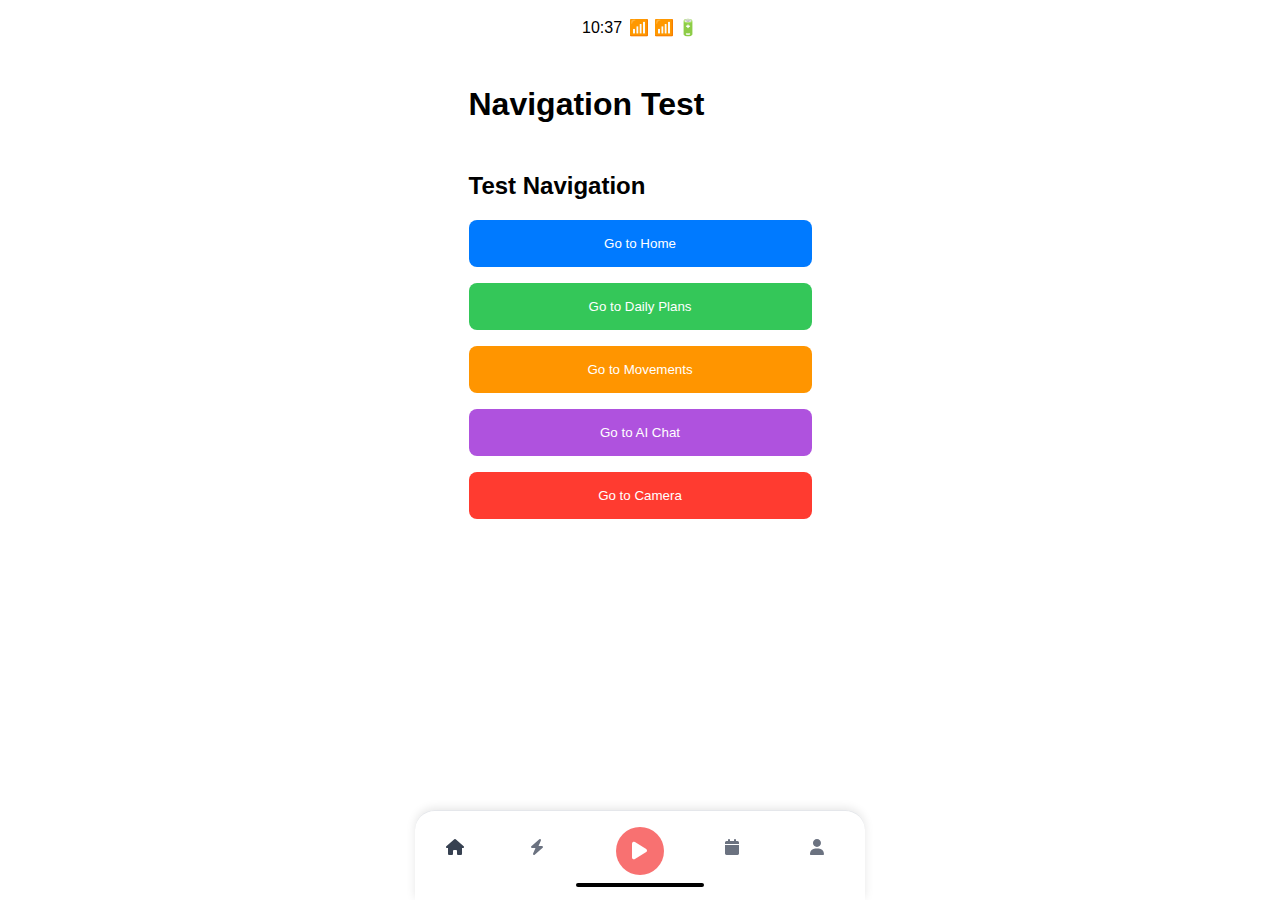
<file: test-navigation.html>
<!DOCTYPE html>
<html lang="en">
<head>
    <meta charset="UTF-8">
    <meta name="viewport" content="width=device-width, initial-scale=1.0">
    <title>Navigation Test - Fitness Rehab App</title>
    <link rel="stylesheet" href="styles.css">
    <link href="https://cdnjs.cloudflare.com/ajax/libs/font-awesome/6.0.0/css/all.min.css" rel="stylesheet">
</head>
<body>
    <div class="app-container">
        <!-- Status Bar -->
        <div class="status-bar">
            <span class="time">9:41</span>
            <div class="status-indicators">
                <div class="signal-bars">
                    <div class="bar"></div>
                    <div class="bar"></div>
                    <div class="bar"></div>
                    <div class="bar"></div>
                </div>
                <span class="status-icons">📶 📶 🔋</span>
            </div>
        </div>

        <!-- Header -->
        <div class="header">
            <div class="header-content">
                <h1>Navigation Test</h1>
            </div>
        </div>

        <!-- Test Navigation Buttons -->
        <div style="padding: 1rem;">
            <h2>Test Navigation</h2>
            <div style="display: flex; flex-direction: column; gap: 1rem; margin-top: 1rem;">
                <button onclick="navigateTo('/')" style="padding: 1rem; background: #007AFF; color: white; border: none; border-radius: 0.5rem;">
                    Go to Home
                </button>
                <button onclick="navigateTo('/daily-plans')" style="padding: 1rem; background: #34C759; color: white; border: none; border-radius: 0.5rem;">
                    Go to Daily Plans
                </button>
                <button onclick="navigateTo('/movements')" style="padding: 1rem; background: #FF9500; color: white; border: none; border-radius: 0.5rem;">
                    Go to Movements
                </button>
                <button onclick="navigateTo('/ai-chat')" style="padding: 1rem; background: #AF52DE; color: white; border: none; border-radius: 0.5rem;">
                    Go to AI Chat
                </button>
                <button onclick="navigateTo('/camera')" style="padding: 1rem; background: #FF3B30; color: white; border: none; border-radius: 0.5rem;">
                    Go to Camera
                </button>
            </div>
        </div>

        <!-- Bottom Navigation -->
        <div class="bottom-nav">
            <div class="nav-items">
                <i class="fas fa-home nav-icon active"></i>
                <i class="fas fa-bolt nav-icon" onclick="navigateTo('/movements')"></i>
                <div class="camera-button" onclick="navigateTo('/camera')">
                    <i class="fas fa-play"></i>
                </div>
                <i class="fas fa-calendar nav-icon" onclick="navigateTo('/daily-plans')"></i>
                <i class="fas fa-user nav-icon" onclick="navigateTo('/ai-chat')"></i>
            </div>
            <div class="nav-indicator"></div>
        </div>
    </div>

    <script src="script.js"></script>
    <script>
        // Add console logging to debug navigation
        console.log('Test page loaded');
        console.log('Current location:', window.location.href);
        
        // Override navigateTo to add logging
        const originalNavigateTo = window.navigateTo;
        window.navigateTo = function(path) {
            console.log('Navigation called with path:', path);
            console.log('Current pathname:', window.location.pathname);
            originalNavigateTo(path);
        };
    </script>
</body>
</html>
</file>
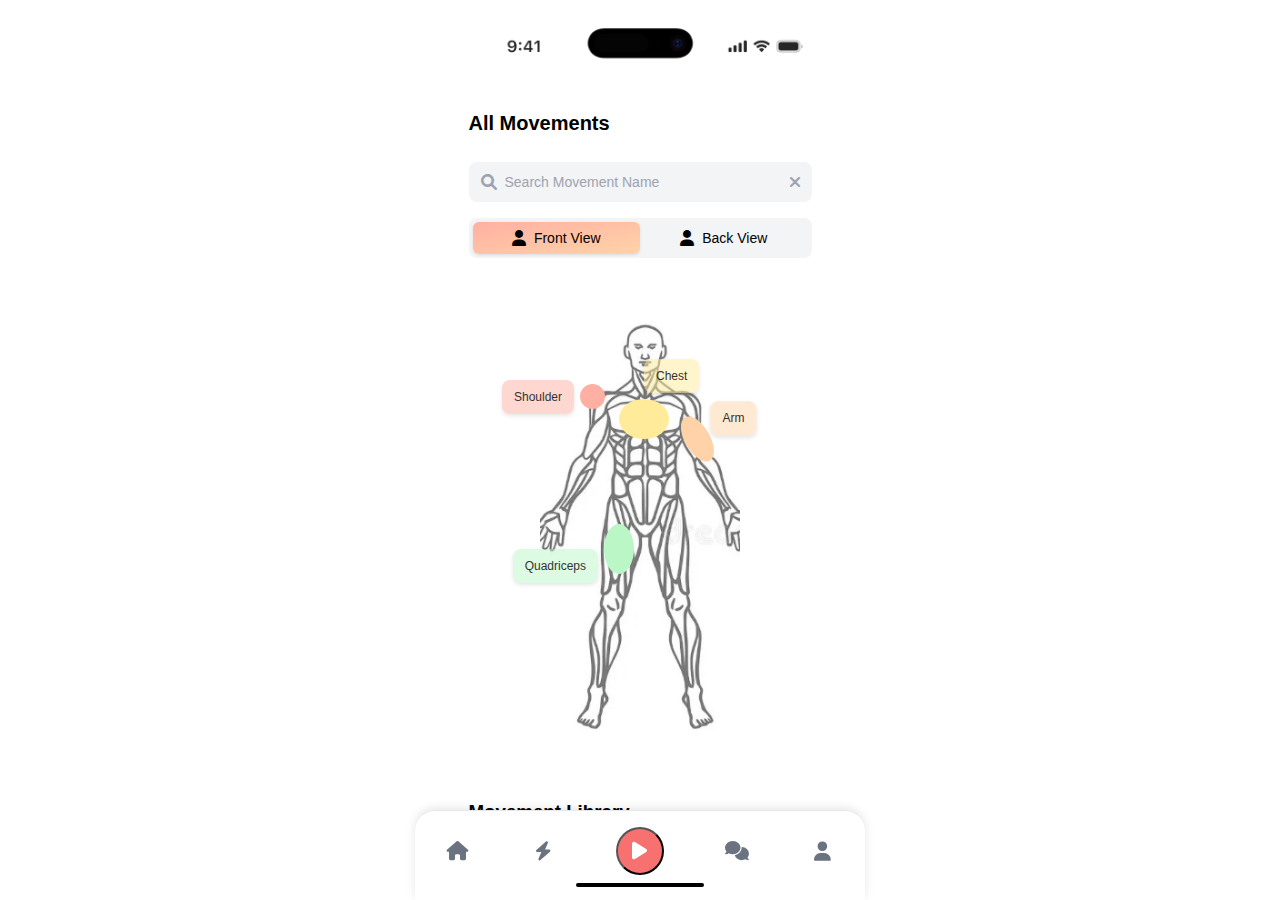
<file: pages/movements/movements.html>
<!DOCTYPE html>
<html lang="en">
<head>
    <meta charset="UTF-8">
    <meta name="viewport" content="width=device-width, initial-scale=1.0">
    <title>Movements - Fitness Rehab App</title>
    <link rel="stylesheet" href="../../styles.css">
    <link rel="stylesheet" href="movements.css">
    <link href="https://cdnjs.cloudflare.com/ajax/libs/font-awesome/6.0.0/css/all.min.css" rel="stylesheet">
</head>
<body>
    <div class="app-container">
        <!-- Status Bar -->
        <div class="status-bar">
            <img src="../../assets/images/header.png" alt="Header" class="header-image">
        </div>

        <div class="header">
            <div class="header-content">

                <h1 id="movements-title">All Movements</h1>
                <div class="search-icon">
                    <i class="fas fa-search"></i>
                </div>
            </div>
        </div>

        <!-- Search Bar -->
        <div class="search-section">
            <div class="search-container">
                <i class="fas fa-search search-icon-left"></i>
                <input type="text" id="search-input" class="search-input" placeholder="Search Movement Name">
                <i class="fas fa-times clear-icon" id="clear-search"></i>
            </div>
        </div>

        <!-- Body View Toggle -->
        <div class="body-view-section">
            <div class="view-toggle">
                <button class="view-btn active" id="front-view-btn">
                    <i class="fas fa-user"></i>
                    <span id="front-view-text">Front View</span>
                </button>
                <button class="view-btn" id="back-view-btn">
                    <i class="fas fa-user"></i>
                    <span id="back-view-text">Back View</span>
                </button>
            </div>
        </div>

        <!-- Body Diagram -->
        <div class="body-diagram-section">
            <div class="body-diagram" id="body-diagram">
                <!-- Front view by default -->
                <div class="body-outline front-view visible">
                    <div class="body-part shoulder-left" data-part="shoulder" data-side="left" title="Shoulder (Left)">
                        <div class="part-label">Shoulder</div>
                    </div>
                    
                    
                    <div class="body-part arm-right" data-part="arm" data-side="right" title="Arm (Right)">
                        <div class="part-label">Arm</div>
                    </div>
                    <div class="body-part chest" data-part="chest" title="Chest">
                        <div class="part-label">Chest</div>
                    </div>
                    <div class="body-part quadriceps-left" data-part="quadriceps" data-side="left" title="Quadriceps (Left)">
                        <div class="part-label">Quadriceps</div>
                    </div>
                    
                </div>
                
                <!-- Back view -->
                <div class="body-outline back-view">
                    <div class="body-part shoulder-left" data-part="shoulder" data-side="left" title="Shoulder (Left)">
                        <div class="part-label">Shoulder</div>
                    </div>
                    
                    <div class="body-part arm-right" data-part="arm" data-side="right" title="Arm (Right)">
                        <div class="part-label">Arm</div>
                    </div>
                    <div class="body-part back" data-part="back" title="Back">
                        <div class="part-label">Back</div>
                    </div>
                    <div class="body-part hamstrings-left" data-part="hamstrings" data-side="left" title="Hamstrings (Left)">
                        <div class="part-label">Hamstrings</div>
                    </div>
                    
                </div>
            </div>
        </div>



        <section class="library">
            <div class="library-header">
                <div>
                    <h3>Movement Library</h3>
                    <p class="muted">Camera-ready moves. Lateral raise intentionally excluded.</p>
                </div>
                <button class="ghost-btn" type="button" onclick="navigateTo('/daily-plans')">Schedule</button>
            </div>
            <div id="movement-library-list" class="movement-library"></div>
        </section>


        <!-- Bottom Navigation -->
        <div class="bottom-nav">
            <div class="nav-items">
                <button class="nav-icon" data-route="/" aria-label="Home" onclick="navigateTo('/')">
                    <i class="fas fa-home"></i>
                </button>
                <button class="nav-icon" data-route="/movements" aria-label="Movements" onclick="navigateTo('/movements')">
                    <i class="fas fa-bolt"></i>
                </button>
                <button class="camera-button" aria-label="Start session" onclick="navigateTo('/daily-plans')">
                    <i class="fas fa-play"></i>
                </button>
                <button class="nav-icon" data-route="/ai-chat" aria-label="AI chat" onclick="navigateTo('/ai-chat')">
                    <i class="fas fa-comments"></i>
                </button>
                <button class="nav-icon" data-route="/profile" aria-label="Profile" onclick="navigateTo('/profile')">
                    <i class="fas fa-user"></i>
                </button>
            </div>
            <div class="nav-indicator"></div>
        </div>
    </div>

    <script src="../../data-store.js"></script>
    <script src="../../script.js"></script>
    <script src="movements.js"></script>
</body>
</html>
</file>
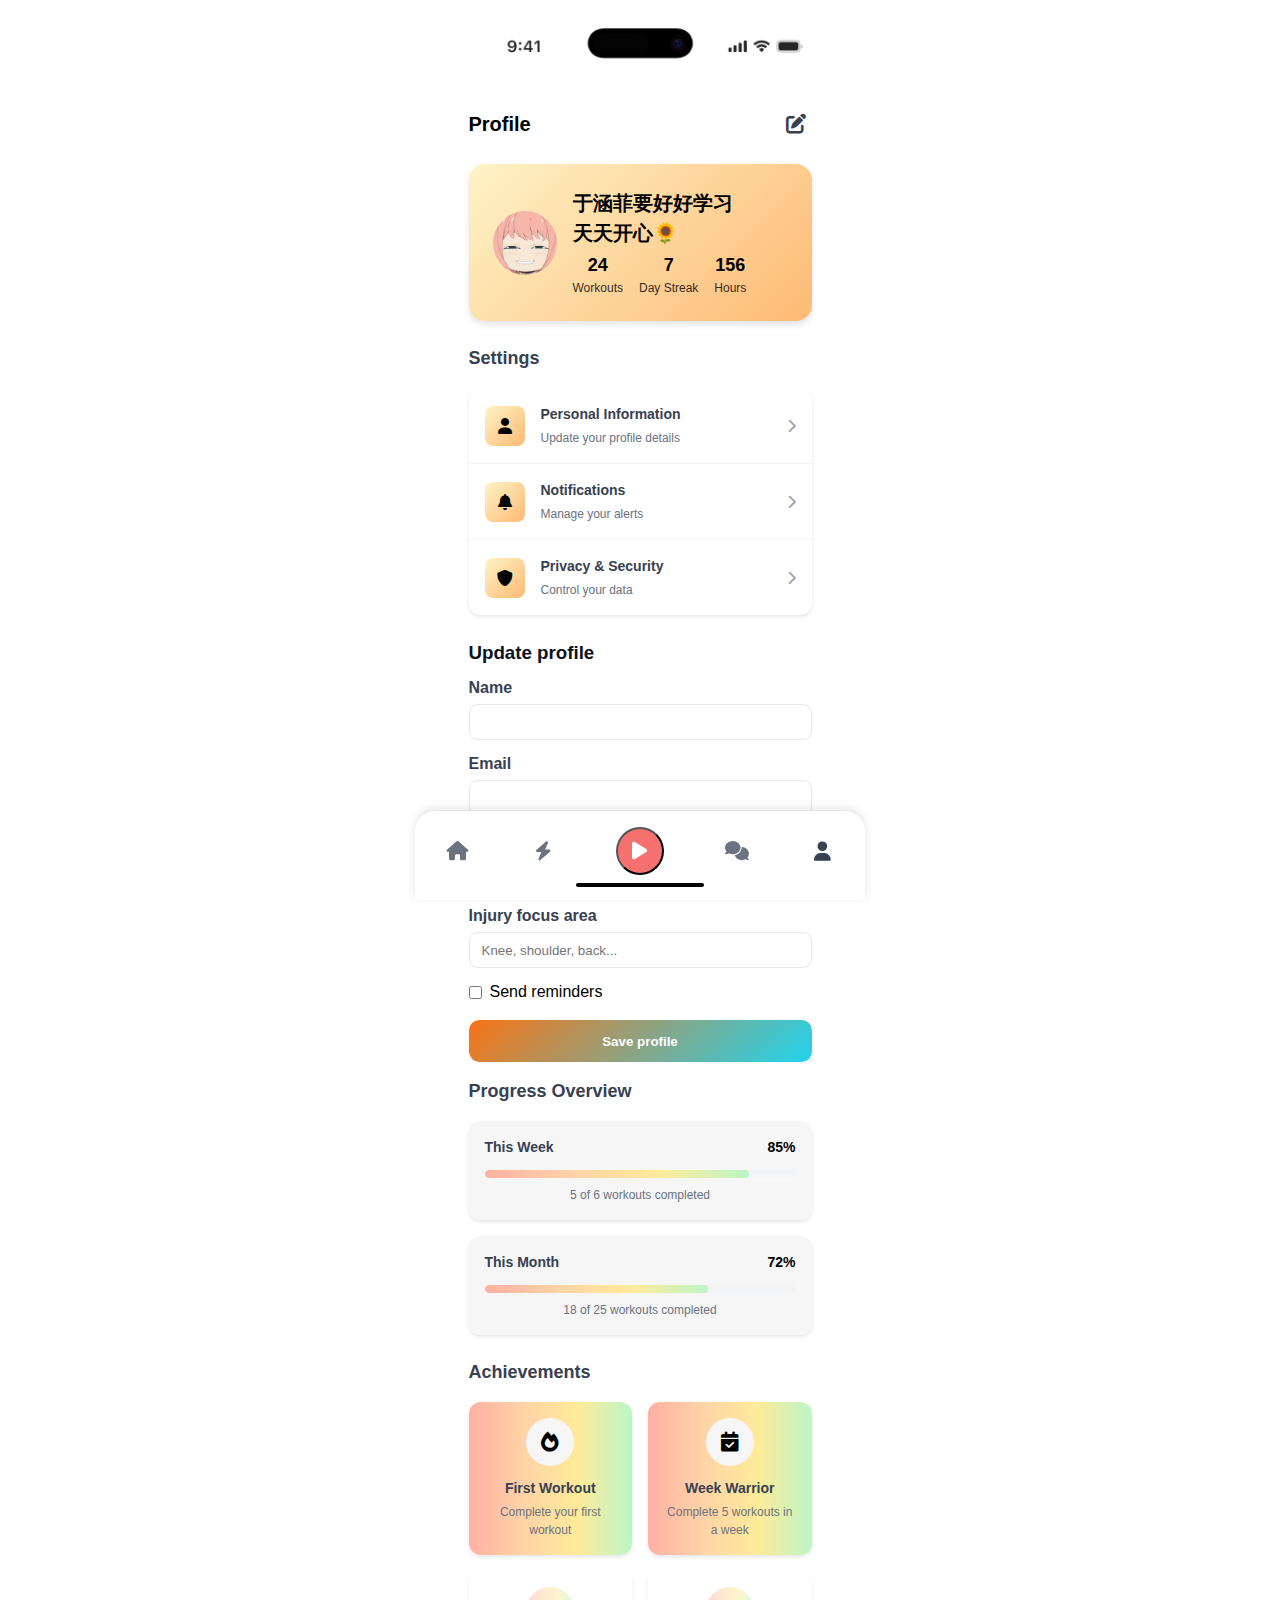
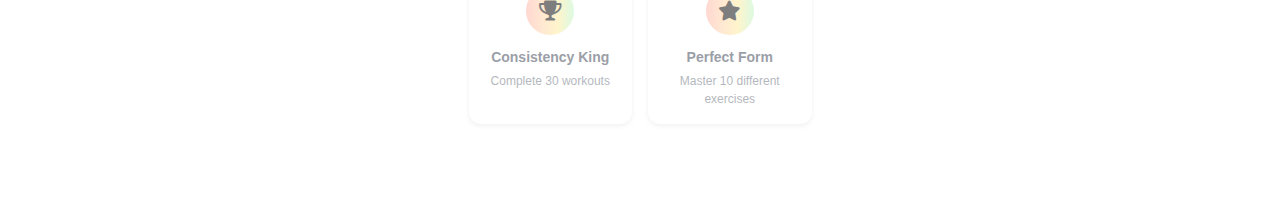
<file: pages/profile/profile.html>
<!DOCTYPE html>
<html lang="en">
<head>
    <meta charset="UTF-8">
    <meta name="viewport" content="width=device-width, initial-scale=1.0">
    <title>Profile - Fitness Rehab App</title>
    <link rel="stylesheet" href="../../styles.css">
    <link rel="stylesheet" href="profile.css">
    <link href="https://cdnjs.cloudflare.com/ajax/libs/font-awesome/6.0.0/css/all.min.css" rel="stylesheet">
</head>
<body>
    <div class="app-container">
        <!-- Status Bar -->
        <div class="status-bar">
            <img src="../../assets/images/header.png" alt="Header" class="header-image">
        </div>

        <!-- Header -->
        <div class="header">
            <div class="header-content">
                <h1 id="profile-title">Profile</h1>
                <div class="edit-button" onclick="toggleEditMode()">
                    <i class="fas fa-edit"></i>
                </div>
            </div>
        </div>

        <!-- Profile Section -->
        <div class="profile-section">
            <div class="profile-card">
                <div class="profile-avatar">
                    <img src="../../assets/images/profile.jpg" alt="Profile" id="profile-avatar">
                </div>
                <div class="profile-info">
                    <h2 id="user-name">于涵菲要好好学习天天开心🌻</h2>
                    <!-- <p id="user-email">carol.johnson@email.com</p> -->
                    <div class="profile-stats">
                        <div class="stat-item">
                            <span class="stat-number" id="total-workouts">24</span>
                            <span class="stat-label">Workouts</span>
                        </div>
                        <div class="stat-item">
                            <span class="stat-number" id="current-streak">7</span>
                            <span class="stat-label">Day Streak</span>
                        </div>
                        <div class="stat-item">
                            <span class="stat-number" id="total-time">156</span>
                            <span class="stat-label">Hours</span>
                        </div>
                    </div>
                </div>
            </div>
        </div>

        <!-- Settings Section -->
        <div class="settings-section">
            <h3 id="settings-title">Settings</h3>
            
            <div class="settings-group">
                <div class="setting-item" onclick="openSetting('personal')">
                    <div class="setting-icon">
                        <i class="fas fa-user"></i>
                    </div>
                    <div class="setting-content">
                        <span class="setting-title">Personal Information</span>
                        <span class="setting-subtitle">Update your profile details</span>
                    </div>
                    <i class="fas fa-chevron-right"></i>
                </div>

                <!-- <div class="setting-item" onclick="openSetting('goals')">
                    <div class="setting-icon">
                        <i class="fas fa-target"></i>
                    </div>
                    <div class="setting-content">
                        <span class="setting-title">Fitness Goals</span>
                        <span class="setting-subtitle">Set and track your goals</span>
                    </div>
                    <i class="fas fa-chevron-right"></i>
                </div> -->

                <div class="setting-item" onclick="openSetting('notifications')">
                    <div class="setting-icon">
                        <i class="fas fa-bell"></i>
                    </div>
                    <div class="setting-content">
                        <span class="setting-title">Notifications</span>
                        <span class="setting-subtitle">Manage your alerts</span>
                    </div>
                    <i class="fas fa-chevron-right"></i>
                </div>

                <div class="setting-item" onclick="openSetting('privacy')">
                    <div class="setting-icon">
                        <i class="fas fa-shield-alt"></i>
                    </div>
                    <div class="setting-content">
                        <span class="setting-title">Privacy & Security</span>
                        <span class="setting-subtitle">Control your data</span>
                    </div>
                    <i class="fas fa-chevron-right"></i>
                </div>
            </div>
        </div>

        <!-- Editable Profile Form -->
        <div class="profile-form">
            <h3>Update profile</h3>
            <form id="profile-form">
                <label class="field">
                    <span>Name</span>
                    <input type="text" id="profile-name" required />
                </label>
                <label class="field">
                    <span>Email</span>
                    <input type="email" id="profile-email" required />
                </label>
                <label class="field">
                    <span>Goals</span>
                    <input type="text" id="profile-goals" placeholder="e.g. Bulletproof knees" />
                </label>
                <label class="field">
                    <span>Injury focus area</span>
                    <input type="text" id="profile-injury" placeholder="Knee, shoulder, back..." />
                </label>
                <label class="checkbox">
                    <input type="checkbox" id="profile-reminders" />
                    <span>Send reminders</span>
                </label>
                <button type="submit" class="primary-btn">Save profile</button>
            </form>
        </div>

        <!-- Progress Section -->
        <div class="progress-section">
            <h3 id="progress-title">Progress Overview</h3>
            
            <div class="progress-cards">
                <div class="progress-card">
                    <div class="progress-header">
                        <h4>This Week</h4>
                        <span class="progress-percentage">85%</span>
                    </div>
                    <div class="progress-bar">
                        <div class="progress-fill" style="width: 85%"></div>
                    </div>
                    <p class="progress-text">5 of 6 workouts completed</p>
                </div>

                <div class="progress-card">
                    <div class="progress-header">
                        <h4>This Month</h4>
                        <span class="progress-percentage">72%</span>
                    </div>
                    <div class="progress-bar">
                        <div class="progress-fill" style="width: 72%"></div>
                    </div>
                    <p class="progress-text">18 of 25 workouts completed</p>
                </div>
            </div>
        </div>

        <!-- Achievements Section -->
        <div class="achievements-section">
            <h3 id="achievements-title">Achievements</h3>
            
            <div class="achievements-grid">
                <div class="achievement-item completed">
                    <div class="achievement-icon">
                        <i class="fas fa-fire"></i>
                    </div>
                    <div class="achievement-info">
                        <h4>First Workout</h4>
                        <p>Complete your first workout</p>
                    </div>
                </div>

                <div class="achievement-item completed">
                    <div class="achievement-icon">
                        <i class="fas fa-calendar-check"></i>
                    </div>
                    <div class="achievement-info">
                        <h4>Week Warrior</h4>
                        <p>Complete 5 workouts in a week</p>
                    </div>
                </div>

                <div class="achievement-item">
                    <div class="achievement-icon">
                        <i class="fas fa-trophy"></i>
                    </div>
                    <div class="achievement-info">
                        <h4>Consistency King</h4>
                        <p>Complete 30 workouts</p>
                    </div>
                </div>

                <div class="achievement-item">
                    <div class="achievement-icon">
                        <i class="fas fa-star"></i>
                    </div>
                    <div class="achievement-info">
                        <h4>Perfect Form</h4>
                        <p>Master 10 different exercises</p>
                    </div>
                </div>
            </div>
        </div>

        <!-- Bottom Navigation -->
        <div class="bottom-nav">
            <div class="nav-items">
                <button class="nav-icon" data-route="/" aria-label="Home" onclick="navigateTo('/')">
                    <i class="fas fa-home"></i>
                </button>
                <button class="nav-icon" data-route="/movements" aria-label="Movements" onclick="navigateTo('/movements')">
                    <i class="fas fa-bolt"></i>
                </button>
                <button class="camera-button" aria-label="Start session" onclick="navigateTo('/daily-plans')">
                    <i class="fas fa-play"></i>
                </button>
                <button class="nav-icon" data-route="/ai-chat" aria-label="AI chat" onclick="navigateTo('/ai-chat')">
                    <i class="fas fa-comments"></i>
                </button>
                <button class="nav-icon active" data-route="/profile" aria-label="Profile">
                    <i class="fas fa-user"></i>
                </button>
            </div>
            <div class="nav-indicator"></div>
        </div>
    </div>

    <script src="../../data-store.js"></script>
    <script src="../../script.js"></script>
    <script src="profile.js"></script>
</body>
</html>
</file>
<file: pages/movements/movements.css>
/* Movements page specific styles */

/* Header modifications for movements page */
.header-content {
    display: flex;
    justify-content: flex-start;
    align-items: center;
    /* padding: 0 0 0 1rem; */
}

.back-button {
    width: 2rem;
    height: 2rem;
    display: none;
    align-items: center;
    justify-content: center;
    cursor: pointer;
    color: #374151;
}

.back-button i {
    font-size: 1.25rem;
}

.header-content h1 {
    font-size: 1.25rem;
    font-weight: bold;
    color: #000000;
    margin: 0;
}

.search-icon {
    width: 2rem;
    height: 2rem;
    display: none;
    align-items: center;
    justify-content: center;
    cursor: pointer;
    color: #6b7280;
}

/* Search Section */
.search-section {
    padding: 0 1rem;
    margin-bottom: 1rem;
}

.search-container {
    position: relative;
    display: flex;
    align-items: center;
    background-color: #f3f4f6;
    border-radius: 0.5rem;
    padding: 0.75rem;
}

.search-icon-left {
    color: #9ca3af;
    margin-right: 0.5rem;
}

.search-input {
    flex: 1;
    border: none;
    background: transparent;
    outline: none;
    font-size: 0.875rem;
    color: #374151;
}

.search-input::placeholder {
    color: #9ca3af;
}

.clear-icon {
    color: #9ca3af;
    cursor: pointer;
    margin-left: 0.5rem;
    display: none;
}

.clear-icon.visible {
    display: block;
}

/* Body View Toggle */
.body-view-section {
    padding: 0 1rem;
    margin-bottom: 1rem;
}

.view-toggle {
    display: flex;
    background-color: #f3f4f6;
    border-radius: 0.5rem;
    padding: 0.25rem;
}

.view-btn {
    flex: 1;
    display: flex;
    align-items: center;
    justify-content: center;
    gap: 0.5rem;
    padding: 0.5rem;
    border: none;
    background: transparent;
    border-radius: 0.375rem;
    cursor: pointer;
    font-size: 0.875rem;
    color: #000000;
    transition: all 0.2s;
}

.view-btn.active {
    background: linear-gradient(to bottom right, #FFB0A3, #FFD3A7);
    color: #000000;
    box-shadow: 0 1px 3px rgba(0, 0, 0, 0.1);
}

.view-btn i {
    font-size: 1rem;
}

/* Body Diagram */
.body-diagram-section {
    padding: 0 1rem;
    margin-bottom: 1.5rem;
}

.body-diagram {
    display: flex;
    justify-content: center;
    align-items: center; 
    min-height: 300px;
}

.body-outline {
    position: relative;
    width: 200px;
    height: 500px;
    background-color: #ffffff;
    /* border-radius: 100px; */
    display: flex;
    flex-direction: column;
    align-items: center;
}

.front-view {
    background-image: url('../../assets/images/front.png');
    background-size: 120%;
    background-position: center;
    background-repeat: no-repeat;
}

.back-view {
    background-image: url('../../assets/images/back.png') !important;
    background-size: 100% !important;
    background-position: center !important;
    background-repeat: no-repeat !important;
}

.body-part {
    position: absolute;
    cursor: pointer;
    border-radius: 50%;
    transition: all 0.3s ease;
    border: 2px solid transparent;
}

/* Body part colors using the specified color palette */
.shoulder-left, .shoulder-right {
    background-color: #FFB0A3;
}

.arm-left, .arm-right {
    background-color: #FFD3A7;
}

.chest, .back {
    background-color: #FFEB99;
}

.quadriceps-left, .quadriceps-right, .hamstrings-left, .hamstrings-right {
    background-color: #BBF6C6;
}

.body-part.active {
    border-color: #fdba74;
    background-color: rgba(253, 186, 116, 0.3);
}

/* Front view body parts */
.front-view .shoulder-left {
    top: 22%;
    left: 20%;
    width: 25px;
    height: 25px;
}

.front-view .shoulder-right {
    top: 22%;
    right: 20%;
    width: 25px;
    height: 25px;
}

.front-view .arm-left {
    top: 28%;
    left: 15%;
    width: 25px;
    height: 50px;
    transform: rotate(30deg);
}

.front-view .arm-right {
    top: 28%;
    right: 15%;
    width: 25px;
    height: 50px;
    transform: rotate(-30deg);
}

.front-view .chest {
    top: 25%;
    left: 52%;
    transform: translateX(-50%);
    width: 50px;
    height: 40px;
}

.front-view .quadriceps-left {
    bottom: 40%;
    left: 32%;
    width: 30px;
    height: 50px;
}

.front-view .quadriceps-right {
    bottom: 40%;
    right: 28%;
    width: 30px;
    height: 50px;
}



/* Front view body parts (visible by default) */
.front-view {
    display: flex;
}

.front-view.visible {
    display: flex;
}

/* Back view body parts (hidden by default) */
.back-view {
    display: none;
}

.back-view.visible {
    display: flex;
}

/* Hide front view when back view is visible */
.back-view.visible ~ .front-view {
    display: none !important;
}

/* Alternative approach - hide front view when back is visible */
body:has(.back-view.visible) .front-view {
    display: none !important;
}

/* Back view body parts */
.back-view .shoulder-left {
    top: 25%;
    left: 20%;
    width: 25px;
    height: 25px;
}

.back-view .shoulder-right {
    top: 25%;
    right: 20%;
    width: 25px;
    height: 25px;
}

.back-view .arm-left {
    top: 33%;
    left: 18%;
    width: 25px;
    height: 50px;
    transform: rotate(15deg);
}

.back-view .arm-right {
    top: 33%;
    right: 18%;
    width: 25px;
    height: 50px;
    transform: rotate(-15deg);
}

.back-view .back {
    top: 30%;
    left: 50%;
    transform: translateX(-50%);
    width: 50px;
    height: 40px;
}



.back-view .hamstrings-left {
    bottom: 35%;
    left: 33%;
    width: 25px;
    height: 60px;
    transform: rotate(10deg);
}

.back-view .hamstrings-right {
    bottom: 35%;
    right: 33%;
    width: 25px;
    height: 60px;
    transform: rotate(-10deg);
}

/* Body Part Labels */
.part-label {
    position: absolute;
    color: #333;
    padding: 0.5rem 0.75rem;
    border-radius: 0.5rem;
    font-size: 0.75rem;
    font-weight: 500;
    white-space: nowrap;
    pointer-events: none;
    opacity: 1;
    z-index: 10;
    box-shadow: 0 2px 4px rgba(0, 0, 0, 0.1);
}

/* Label colors matching body parts with half opacity */
.shoulder-left .part-label, .shoulder-right .part-label {
    background: rgba(255, 176, 163, 0.5); /* #FFB0A3 with 50% opacity */
}

.arm-left .part-label, .arm-right .part-label {
    background: rgba(255, 211, 167, 0.5); /* #FFD3A7 with 50% opacity */
}

.chest .part-label, .back .part-label {
    background: rgba(255, 235, 153, 0.5); /* #FFEB99 with 50% opacity */
}

.quadriceps-left .part-label, .quadriceps-right .part-label,
.hamstrings-left .part-label, .hamstrings-right .part-label {
    background: rgba(187, 246, 198, 0.5); /* #BBF6C6 with 50% opacity */
}



/* Front view label positions */
.front-view .shoulder-left .part-label {
    top: 50%;
    right: 100%;
    transform: translateY(-50%);
    margin-right: 2rem;
}



.front-view .shoulder-right .part-label {
    top: 50%;
    left: 100%;
    transform: translateY(-50%);
    margin-left: 2rem;
}



.front-view .arm-left .part-label {
    top: 50%;
    right: 100%;
    transform: translateY(-50%) rotate(-30deg); 
    margin-right: 2rem;
}



.front-view .arm-right .part-label {
    top: 50%;
    left: 100%;
    transform: translateY(-50%) rotate(30deg);
    margin-left: 2rem;
}



.front-view .chest .part-label {
    bottom: 100%;
    left: 50%;
    /* transform: translateX(-50%); */
    margin-bottom: 2rem;
}



.front-view .quadriceps-left .part-label {
    top: 50%;
    right: 100%;
    /* transform: translateY(-50%); */
    margin-right: 2rem;
}



.front-view .quadriceps-right .part-label {
    top: 50%;
    left: 100%;
    /* transform: translateY(-50%); */
    margin-left: 2rem;
}



/* Back view label positions */
.back-view .shoulder-left .part-label {
    top: 50%;
    right: 100%;
    /* transform: translateY(-50%); */
    margin-right: 2rem;
}



.back-view .shoulder-right .part-label {
    top: 50%;
    left: 100%;
    /* transform: translateY(-50%); */
    margin-left: 2rem;
}



.back-view .arm-left .part-label {
    top: 50%;
    right: 100%;
    transform: translateY(-50%) rotate(-15deg);
    margin-right: 2rem;
}



.back-view .arm-right .part-label {
    top: 50%;
    left: 100%;
    transform: translateY(-50%) rotate(15deg);
    margin-left: 2rem;
}



.back-view .back .part-label {
    bottom: 100%;
    left: 50%;
    /* transform: translateX(-50%); */
    margin-bottom: 2rem;
}



.back-view .hamstrings-left .part-label {
    top: 50%;
    right: 100%;
    transform: translateY(-50%) rotate(-10deg);
    margin-right: 2rem;
}



.back-view .hamstrings-right .part-label {
    top: 50%;
    left: 100%;
    transform: translateY(-50%) rotate(10deg);
    margin-left: 2rem;
}



/* Front view label positions */
.front-view .shoulder-left .part-label {
    top: 50%;
    right: 100%;
    /* transform: translateY(-50%); */
    margin-right: 0.5rem;
}

.front-view .shoulder-right .part-label {
    top: 50%;
    left: 100%;
    /* transform: translateY(-50%); */
    margin-left: 0.5rem;
}

.front-view .arm-left .part-label {
    top: 50%;
    right: 100%;
    /* transform: translateY(-50%); */
    margin-right: 0.5rem;
}

.front-view .arm-right .part-label {
    top: 50%;
    left: 100%;
    /* transform: translateY(-50%); */
    margin-left: 0.5rem;
}

.front-view .chest .part-label {
    bottom: 100%;
    left: 50%;
    /* transform: translateX(-50%); */
    margin-bottom: 0.5rem;
}

.front-view .quadriceps-left .part-label {
    top: 50%;
    right: 100%;
    /* transform: translateY(-50%); */
    margin-right: 0.5rem;
}

.front-view .quadriceps-right .part-label {
    top: 50%;
    left: 100%;
    /* transform: translateY(-50%); */
    margin-left: 0.5rem;
}

/* Back view label positions */
.back-view .shoulder-left .part-label {
    top: 50%;
    right: 100%;
    /* transform: translateY(-50%); */
    margin-right: 0.5rem;
}

.back-view .shoulder-right .part-label {
    top: 50%;
    left: 100%;
    /* transform: translateY(-50%); */
    margin-left: 0.5rem;
}

.back-view .arm-left .part-label {
    top: 50%;
    right: 100%;
    /* transform: translateY(-50%); */ 
    margin-right: 0.5rem;
}

.back-view .arm-right .part-label {
    top: 50%;
    left: 100%;
    /* transform: translateY(-50%); */
    margin-left: 0.5rem;
}

.back-view .back .part-label {
    bottom: 100%;
    left: 50%;
    /* transform: translateX(-50%); */
    margin-bottom: 0.5rem;
}

.back-view .hamstrings-left .part-label {
    top: 50%;
    right: 100%;
    /* transform: translateY(-50%); */
    margin-right: 0.5rem;
}

.back-view .hamstrings-right .part-label {
    top: 50%;
    left: 100%;
    /* transform: translateY(-50%); */
    margin-left: 0.5rem;
}

/* Movement Categories */
.movement-categories {
    padding: 0 1rem;
    margin-bottom: 5rem; /* Space for bottom nav */
}

.category-section {
    margin-bottom: 1.5rem;
}

.category-section h3 {
    font-size: 1rem;
    font-weight: 600;
    color: #374151;
    margin-bottom: 0.75rem;
}

.category-grid {
    display: grid;
    grid-template-columns: repeat(3, 1fr);
    gap: 0.75rem;
}

.category-card {
    background-color: #ffffff;
    border: 1px solid #e5e7eb;
    border-radius: 0.5rem;
    padding: 1rem;
    text-align: center;
    cursor: pointer;
    transition: all 0.2s;
}

.category-card:hover {
    border-color: #fdba74;
    box-shadow: 0 2px 4px rgba(0, 0, 0, 0.1);
}

.category-card.active {
    border-color: #fdba74;
    background-color: rgba(253, 186, 116, 0.1);
}

.category-icon {
    width: 2.5rem;
    height: 2.5rem;
    background: linear-gradient(to bottom right, #fef3c7, #fdba74);
    border-radius: 0.5rem;
    display: flex;
    align-items: center;
    justify-content: center;
    margin: 0 auto 0.5rem;
}

.category-icon i {
    color: #92400e;
    font-size: 1.25rem;
}

.category-card span {
    font-size: 0.875rem;
    font-weight: 500;
    color: #374151;
}

/* Exercise Modal Styles */
.exercise-modal .modal-header {
    position: relative;
    display: flex;
    justify-content: center;
    align-items: center;
    margin-bottom: 1rem;
}

.exercise-modal .close-btn {
    position: absolute;
    top: 0;
    left: 0;
    width: 2rem;
    height: 2rem;
    border: none;
    background: #f3f4f6;
    border-radius: 50%;
    display: flex;
    align-items: center;
    justify-content: center;
    cursor: pointer;
    color: #6b7280;
    font-size: 0.875rem;
    transition: all 0.2s;
}

.exercise-modal .close-btn:hover {
    background: #e5e7eb;
    color: #374151;
}

.exercise-item {
    position: relative;
    display: flex;
    flex-direction: row;
    align-items: center;
    padding: 1rem;
    border: 1px solid #e5e7eb;
    border-radius: 0.5rem;
    margin-bottom: 0.75rem;
    background: #ffffff;
    min-height: 6rem;
}



.exercise-info {
    width: 50%;
    display: flex;
    flex-direction: column;
    justify-content: space-between;
    align-items: flex-start;
    padding-right: 1rem;
    z-index: 1;
}

.exercise-info-row {
    display: flex;
    justify-content: space-between;
    align-items: center;
    width: 100%;
}

.exercise-info h5 {
    margin: 0 0 0.25rem 0;
    color: #374151;
    font-size: 0.75rem !important;
}

/* Ensure consistent font size for all exercise names */
.exercise-modal .exercise-info h5,
.exercise-item .exercise-info h5 {
    font-size: 0.75rem !important;
    font-weight: 500;
    line-height: 1.2;
}

.exercise-info p {
    margin: 0 0 0.25rem 0;
    color: #6b7280;
    font-size: 0.6rem;
}

.difficulty {
    font-size: 0.75rem;
    padding: 0.25rem 0.5rem;
    border-radius: 0.25rem;
    font-weight: 500;
}

.difficulty.beginner {
    background: #bbf7d0;
    color: #166534;
}

.difficulty.intermediate {
    background: #fef3c7;
    color: #92400e;
}

.difficulty.advanced {
    background: #fecaca;
    color: #dc2626;
}

.start-exercise-btn {
    width: 2.5rem;
    height: 2.5rem;
    border: 2px solid #fdba74;
    border-radius: 50%;
    background: linear-gradient(to bottom right, #fef3c7, #fdba74);
    color: #92400e;
    cursor: pointer;
    display: flex;
    align-items: center;
    justify-content: center;
    transition: all 0.2s;
    z-index: 2;
    box-shadow: 0 2px 4px rgba(0, 0, 0, 0.1);
    aspect-ratio: 1;
}

        .start-exercise-btn:hover {
            transform: scale(1.1);
        }
        
        /* Scrollable Image Collection Styles */
        .exercise-image-scrollable {
            width: 50%;
            height: 100%;
            position: absolute;
            right: 0;
            top: 0;
            bottom: 0;
            display: flex;
            flex-direction: column;
            align-items: center;
            justify-content: center;
        }
        
        .image-scroll-container {
            width: 100%;
            height: 80%;
            display: flex;
            overflow-x: auto;
            scroll-snap-type: x mandatory;
            scrollbar-width: none; /* Firefox */
            -ms-overflow-style: none; /* IE and Edge */
            border-radius: 0.5rem;
            position: relative;
            scroll-behavior: smooth;
            -webkit-overflow-scrolling: touch; /* Smooth scrolling on iOS */
            touch-action: pan-x; /* Enable horizontal touch gestures */
        }
        
        .image-scroll-container::-webkit-scrollbar {
            display: none; /* Chrome, Safari, Opera */
        }
        
        .scroll-image {
            min-width: 100%;
            height: 100%;
            object-fit: cover;
            scroll-snap-align: start;
            border-radius: 0.5rem;
        }
        
        .scroll-indicators {
            display: flex;
            gap: 0.5rem;
            margin-top: 0.5rem;
            justify-content: center;
        }
        
        .indicator {
            width: 0.5rem;
            height: 0.5rem;
            border-radius: 50%;
            background-color: #d1d5db;
            transition: background-color 0.3s ease;
        }
        
        .indicator.active {
            background-color: #f59e0b;
        }
        
        /* Navigation arrows for better control */
        .scroll-nav {
            position: absolute;
            top: 50%;
            transform: translateY(-50%);
            width: 2rem;
            height: 2rem;
            background: rgba(0, 0, 0, 0.5);
            border: none;
            border-radius: 50%;
            color: white;
            cursor: pointer;
            display: flex;
            align-items: center;
            justify-content: center;
            z-index: 10;
            transition: all 0.2s ease;
        }
        
        .scroll-nav:hover {
            background: rgba(0, 0, 0, 0.7);
            transform: translateY(-50%) scale(1.1);
        }
        
        .scroll-nav.prev {
            left: 0.5rem;
        }
        
        .scroll-nav.next {
            right: 0.5rem;
        }
        
        .scroll-nav.cycling {
            opacity: 0.8;
            animation: pulse 1s ease-in-out;
        }
        
        @keyframes pulse {
            0%, 100% { opacity: 0.8; }
            50% { opacity: 1; }
        }
        
        /* Enhanced indicator styling */
        .scroll-indicators {
            display: flex;
            gap: 0.5rem;
            margin-top: 0.5rem;
            justify-content: center;
            padding: 0.25rem;
        }
        
        .indicator {
            width: 0.75rem;
            height: 0.75rem;
            border-radius: 50%;
            background-color: #d1d5db;
            transition: all 0.3s ease;
            cursor: pointer;
            border: 2px solid transparent;
        }
        
        .indicator:hover {
            background-color: #9ca3af;
            transform: scale(1.2);
        }
        
        .indicator.active {
            background-color: #f59e0b;
            border-color: #d97706;
            transform: scale(1.1);
        }
        
        .indicator.cycling {
            animation: cyclingPulse 0.6s ease-in-out;
        }
        
        @keyframes cyclingPulse {
            0% { transform: scale(1.1); }
            50% { transform: scale(1.3); background-color: #fbbf24; }
            100% { transform: scale(1.1); }
        }

/* Responsive adjustments */
@media (max-width: 375px) {
    .category-grid {
        grid-template-columns: repeat(2, 1fr);
    }
    

} 

/* Movement Library */
.library {
    padding: 0 1rem;
    margin-bottom: 5rem;
    display: flex;
    flex-direction: column;
    gap: 1rem;
}

.library-header {
    display: flex;
    align-items: center;
    justify-content: space-between;
}

.muted {
    color: #6b7280;
    font-size: 0.9rem;
}

.ghost-btn {
    background: transparent;
    color: #374151;
    border: 1px solid #e5e7eb;
    padding: 0.5rem 0.75rem;
    border-radius: 0.65rem;
    cursor: pointer;
}

.movement-library {
    display: grid;
    grid-template-columns: 1fr;
    gap: 0.75rem;
}

.movement-card {
    border: 1px solid #e5e7eb;
    background: #ffffff;
    border-radius: 0.75rem;
    padding: 0.75rem;
    display: grid;
    grid-template-columns: auto 1fr;
    gap: 0.75rem;
    align-items: center;
}

.movement-card img {
    width: 72px;
    height: 72px;
    object-fit: cover;
    border-radius: 0.5rem;
}

.movement-card h4 {
    margin: 0;
    color: #000;
}

.movement-meta {
    color: #6b7280;
    font-size: 0.9rem;
    margin: 0.25rem 0;
}

.movement-actions {
    display: flex;
    gap: 0.5rem;
    margin-top: 0.4rem;
}

.movement-actions button {
    border: 1px solid #e5e7eb;
    background: #f9fafb;
    color: #111827;
    padding: 0.4rem 0.6rem;
    border-radius: 0.5rem;
    cursor: pointer;
    display: inline-flex;
    align-items: center;
    gap: 0.25rem;
}
</file>
<file: pages/profile/profile.css>
/* Header modifications for profile page */
.header-content {
    display: flex;
    justify-content: space-between;
    align-items: center;
    /* padding: 0 1rem; */
}

.back-button {
    width: 2rem;
    height: 2rem;
    display: flex;
    align-items: center;
    justify-content: center;
    cursor: pointer;
    color: #374151;
}

.back-button i {
    font-size: 1.25rem;
}

.header-content h1 {
    font-size: 1.25rem;
    font-weight: bold;
    color: #000000;
    margin: 0;
}

.edit-button {
    width: 2rem;
    height: 2rem;
    display: flex;
    align-items: center;
    justify-content: center;
    cursor: pointer;
    color: #374151;
    transition: all 0.2s;
}

.edit-button:hover {
    color: #f59e0b;
    transform: scale(1.1);
}

.edit-button i {
    font-size: 1.25rem;
}

/* Profile Section */
.profile-section {
    padding: 0 1rem;
    margin-bottom: 1.5rem;
}

.profile-card {
    background: linear-gradient(135deg, #fef3c7, #fdba74);
    border-radius: 1rem;
    padding: 1.5rem;
    display: flex;
    align-items: center;
    gap: 1rem;
    box-shadow: 0 4px 6px rgba(0, 0, 0, 0.1);
}

.profile-avatar {
    position: relative;
    width: 4rem;
    height: 4rem;
    border-radius: 50%;
    overflow: hidden;
    flex-shrink: 0;
}

.profile-avatar img {
    width: 100%;
    height: 100%;
    object-fit: cover;
}

.avatar-edit {
    position: absolute;
    bottom: 0;
    right: 0;
    width: 1.5rem;
    height: 1.5rem;
    background: #f59e0b;
    border-radius: 50%;
    display: flex;
    align-items: center;
    justify-content: center;
    cursor: pointer;
    transition: all 0.2s;
}

.avatar-edit:hover {
    transform: scale(1.1);
}

.avatar-edit i {
    font-size: 0.75rem;
    color: white;
}

.profile-info {
    flex: 1;
}

.profile-info h2 {
    font-size: 1.25rem;
    font-weight: bold;
    color: #000000;
    margin: 0 0 0.25rem 0;
}

.profile-info p {
    font-size: 0.875rem;
    color: #000000;
    margin: 0 0 1rem 0;
    opacity: 0.8;
}

.profile-stats {
    display: flex;
    gap: 1rem;
}

.stat-item {
    text-align: center;
}

.stat-number {
    display: block;
    font-size: 1.125rem;
    font-weight: bold;
    color: #000000;
}

.stat-label {
    display: block;
    font-size: 0.75rem;
    color: #000000;
    opacity: 0.8;
}

/* Settings Section */
.settings-section {
    padding: 0 1rem;
    margin-bottom: 1.5rem;
}

.settings-section h3 {
    font-size: 1.125rem;
    font-weight: bold;
    color: #374151;
    margin: 0 0 1rem 0;
}

.settings-group {
    background: white;
    border-radius: 0.75rem;
    overflow: hidden;
    box-shadow: 0 2px 4px rgba(0, 0, 0, 0.1);
}

.setting-item {
    display: flex;
    align-items: center;
    padding: 1rem;
    border-bottom: 1px solid #f3f4f6;
    cursor: pointer;
    transition: all 0.2s;
}

.setting-item:last-child {
    border-bottom: none;
}

.setting-item:hover {
    background-color: #f9fafb;
}

.setting-icon {
    width: 2.5rem;
    height: 2.5rem;
    border-radius: 0.5rem;
    background: linear-gradient(135deg, #fef3c7, #fdba74);
    display: flex;
    align-items: center;
    justify-content: center;
    margin-right: 1rem;
    flex-shrink: 0;
}

.setting-icon i {
    font-size: 1rem;
    color: #000000;
}

.setting-content {
    flex: 1;
}

.setting-title {
    display: block;
    font-size: 0.875rem;
    font-weight: 600;
    color: #374151;
    margin-bottom: 0.25rem;
}

.setting-subtitle {
    display: block;
    font-size: 0.75rem;
    color: #6b7280;
}

.setting-item i.fa-chevron-right {
    color: #9ca3af;
    font-size: 0.875rem;
}

/* Progress Section */
.progress-section {
    padding: 0 1rem;
    margin-bottom: 1.5rem;
}

.progress-section h3 {
    font-size: 1.125rem;
    font-weight: bold;
    color: #374151;
    margin: 0 0 1rem 0;
}

.progress-cards {
    display: flex;
    flex-direction: column;
    gap: 1rem;
}

.progress-card {
    background: linear-gradient(135deg, #f6f6f6);
    border-radius: 0.75rem;
    padding: 1rem;
    box-shadow: 0 2px 4px rgba(0, 0, 0, 0.1);
}

.progress-header {
    display: flex;
    justify-content: space-between;
    align-items: center;
    margin-bottom: 0.75rem;
}

.progress-header h4 {
    font-size: 0.875rem;
    font-weight: 600;
    color: #374151;
    margin: 0;
}

.progress-percentage {
    font-size: 0.875rem;
    font-weight: bold;
    color: #000000;
}

.progress-bar {
    width: 100%;
    height: 0.5rem;
    background-color: #f3f4f6;
    border-radius: 0.25rem;
    overflow: hidden;
    margin-bottom: 0.5rem;
}

.progress-fill {
    height: 100%;
    background: linear-gradient(to right, #FFB0A3, #FFD3A7, #FFEB99, #BBF6C6);
    border-radius: 0.25rem;
    transition: width 0.3s ease;
}

.progress-text {
    font-size: 0.75rem;
    color: #6b7280;
    margin: 0;
}

/* Achievements Section */
.achievements-section {
    padding: 0 1rem;
    margin-bottom: 5rem; /* Space for bottom nav */
}

.achievements-section h3 {
    font-size: 1.125rem;
    font-weight: bold;
    color: #374151;
    margin: 0 0 1rem 0;
}

.achievements-grid {
    display: grid;
    grid-template-columns: 1fr 1fr;
    gap: 1rem;
}

.achievement-item {
    background: white;
    border-radius: 0.75rem;
    padding: 1rem;
    text-align: center;
    box-shadow: 0 2px 4px rgba(0, 0, 0, 0.1);
    transition: all 0.2s;
    opacity: 0.5;
}

.achievement-item.completed {
    opacity: 1;
    background: linear-gradient(to right, #FFB0A3, #FFD3A7, #FFEB99, #BBF6C6);
}

.achievement-item:hover {
    transform: translateY(-2px);
    box-shadow: 0 4px 8px rgba(0, 0, 0, 0.15);
}

.achievement-icon {
    width: 3rem;
    height: 3rem;
    border-radius: 50%;
    background: linear-gradient(to right, #FFB0A3, #FFD3A7, #FFEB99, #BBF6C6);
    display: flex;
    align-items: center;
    justify-content: center;
    margin: 0 auto 0.75rem;
}

.achievement-item.completed .achievement-icon {
    background: linear-gradient(135deg, #f6f6f6);
}

.achievement-icon i {
    font-size: 1.25rem;
    color: #000000;
}

.achievement-item.completed .achievement-icon i {
    color: #000000;
}

.achievement-info h4 {
    font-size: 0.875rem;
    font-weight: 600;
    color: #374151;
    margin: 0 0 0.25rem 0;
}

.achievement-info p {
    font-size: 0.75rem;
    color: #6b7280;
    margin: 0;
}

/* Profile form */
.profile-form {
    padding: 0 1rem 1rem;
}

.profile-form h3 {
    color: #0b1220;
    margin-bottom: 0.5rem;
}

.field {
    display: flex;
    flex-direction: column;
    gap: 0.25rem;
    margin-bottom: 0.75rem;
}

.field span {
    color: #374151;
    font-weight: 600;
}

.field input {
    padding: 0.6rem 0.75rem;
    border-radius: 0.55rem;
    border: 1px solid #e5e7eb;
}

.checkbox {
    display: flex;
    align-items: center;
    gap: 0.5rem;
    margin-bottom: 1rem;
}

.primary-btn {
    border: none;
    border-radius: 0.65rem;
    background: linear-gradient(135deg, #f97316, #22d3ee);
    color: white;
    padding: 0.85rem;
    font-weight: 700;
    cursor: pointer;
    width: 100%;
}

/* Edit mode styles */
.edit-mode .setting-item {
    background-color: #fef3c7;
}

.edit-mode .profile-card {
    border: 2px solid #f59e0b;
}

/* Animations */
@keyframes fadeIn {
    from {
        opacity: 0;
        transform: translateY(10px);
    }
    to {
        opacity: 1;
        transform: translateY(0);
    }
}

.profile-card,
.setting-item,
.progress-card,
.achievement-item {
    animation: fadeIn 0.3s ease-out;
}

/* Responsive adjustments */
@media (max-width: 375px) {
    .profile-stats {
        gap: 0.75rem;
    }
    
    .achievements-grid {
        grid-template-columns: 1fr;
    }
    
    .profile-card {
        flex-direction: column;
        text-align: center;
    }
    
    .profile-stats {
        justify-content: center;
    }
}
</file>
<file: styles.css>
/* Reset and base styles */
* {
    margin: 0;
    padding: 0;
    box-sizing: border-box;
}

body {
    font-family: -apple-system, BlinkMacSystemFont, 'Segoe UI', Roboto, sans-serif;
    background-color: #ffffff;
    color: #000000;
    line-height: 1.5;
}

.app-container {
    max-width: 375px;
    margin: 0 auto;
    background-color: #ffffff;
    min-height: 100vh;
    position: relative;
}

/* iOS Status Bar CSS Variables */
:root {
  --status-bar-bg: rgba(255, 255, 255, 0.9);
  --status-bar-text: #000000;
  --status-bar-icon: #000000;
  --status-bar-height: 24px;
  --status-bar-font: -apple-system, BlinkMacSystemFont, 'San Francisco', 'Segoe UI', Roboto, sans-serif;
}

/* Dark mode variables */
@media (prefers-color-scheme: dark) {
  :root {
    --status-bar-bg: rgba(0, 0, 0, 0.9);
    --status-bar-text: #ffffff;
    --status-bar-icon: #ffffff;
  }
}

/* iOS Status Bar Container */
.ios-status-bar {
  position: fixed;
  top: 0;
  left: 50%;
  transform: translateX(-50%);
  width: 100%;
  max-width: 375px; /* Match app-container max-width */
  height: var(--status-bar-height);
  background: var(--status-bar-bg);
  backdrop-filter: blur(10px);
  -webkit-backdrop-filter: blur(10px);
  z-index: 1000;
  padding-inline: env(safe-area-inset-left) env(safe-area-inset-right);
}

/* Status Bar Content */
.status-bar-content {
  display: flex;
  justify-content: space-between;
  align-items: center;
  height: 100%;
  padding: 0 16px;
  font-family: var(--status-bar-font);
  font-size: 14px;
  font-weight: 600;
  color: var(--status-bar-text);
  text-rendering: optimizeLegibility;
  -webkit-font-smoothing: antialiased;
  -moz-osx-font-smoothing: grayscale;
}

/* Time Display */
.time-display {
  font-weight: 600;
  letter-spacing: -0.01em;
}

/* Status Indicators Container */
.status-indicators {
  display: flex;
  align-items: center;
  gap: 4px;
}

/* Signal Bars */
.signal-bars {
  display: flex;
  align-items: flex-end;
  gap: 1px;
  height: 8px;
}

.signal-bar {
  width: 2px;
  background-color: var(--status-bar-icon);
  border-radius: 1px;
  transition: opacity 0.2s ease;
}

/* WiFi Icon */
.wifi-icon {
  width: 16px;
  height: 12px;
  color: var(--status-bar-icon);
  margin-left: 4px;
}

/* Battery Container */
.battery-container {
  display: flex;
  align-items: center;
  gap: 2px;
  margin-left: 4px;
  position: relative;
}

/* Battery Outline */
.battery-outline {
  width: 26px;
  height: 12px;
  border: 1px solid var(--status-bar-icon);
  border-radius: 2px;
  position: relative;
  background: transparent;
}

.battery-outline::after {
  content: '';
  position: absolute;
  right: -3px;
  top: 3px;
  width: 2px;
  height: 6px;
  background: var(--status-bar-icon);
  border-radius: 0 1px 1px 0;
}

/* Battery Fill */
.battery-fill {
  height: 100%;
  background: var(--status-bar-icon);
  border-radius: 1px;
  transition: width 0.3s ease;
  min-width: 2px;
}

.battery-fill.charging {
  background: #34c759;
}

/* Charging Icon */
.charging-icon {
  width: 12px;
  height: 12px;
  color: #34c759;
  position: absolute;
  right: -14px;
  top: 50%;
  transform: translateY(-50%);
  animation: pulse 2s infinite;
}

@keyframes pulse {
  0%, 100% {
    opacity: 1;
  }
  50% {
    opacity: 0.7;
  }
}

/* Responsive adjustments */
@media (max-width: 375px) {
  .status-bar-content {
    padding: 0 12px;
    font-size: 13px;
  }
  
  .battery-outline {
    width: 24px;
    height: 11px;
  }
  
  .wifi-icon {
    width: 15px;
    height: 11px;
  }
}

/* High DPI displays */
@media (-webkit-min-device-pixel-ratio: 2), (min-resolution: 192dpi) {
  .ios-status-bar {
    border-bottom: 0.5px solid rgba(0, 0, 0, 0.1);
  }
  
  @media (prefers-color-scheme: dark) {
    .ios-status-bar {
      border-bottom: 0.5px solid rgba(255, 255, 255, 0.1);
    }
  }
}

/* Accessibility */
@media (prefers-reduced-motion: reduce) {
  .battery-fill,
  .charging-icon {
    transition: none;
    animation: none;
  }
}

/* Focus styles for keyboard navigation */
.ios-status-bar:focus-within {
  outline: 2px solid #007aff;
  outline-offset: -2px;
}

/* Status bar with header image */
.status-bar {
    display: flex;
    justify-content: center;
    align-items: center;
    padding: 0;
    padding-top: 1rem;
}

.header-image {
    width: 100%;
    max-width: 375px;
    height: auto;
    object-fit: cover;
}

/* Header */
.header {
    padding: 0 1rem;
    margin-bottom: 1.5rem;
    margin-top: calc(var(--status-bar-height) + 16px); /* Account for fixed status bar */
}

.header-content {
    display: flex;
    justify-content: space-between;
    align-items: flex-start;
}

.greeting h1 {
    font-size: 1.5rem;
    font-weight: bold;
    color: #000000;
}

.greeting .subtle {
    color: #6b7280;
    font-size: 0.875rem;
    margin-top: 0.1rem;
}

.recovery-counter {
    background: linear-gradient(to right, #fecaca, #fed7aa);
    padding: 0.75rem 1rem;
    border-radius: 0.5rem;
    border: none;
}

.counter-number {
    font-size: 1rem;
    font-weight: bold;
    color: #000000;
    display: block;
    text-align: left;
}

.counter-text {
    font-size: 1rem;
    color: #000000;
    display: block;
    text-align: left;
}



/* Progress Section */
.progress-section {
    padding: 0 1rem;
    margin-bottom: 1.5rem;
}

.character-container {
    text-align: center;
    margin-bottom: 1rem;
}

.motto {
    font-size: 1.125rem;
    letter-spacing: 0.05em;
    color: #6b7280;
    margin-bottom: 1rem;
    font-weight: 600;
}

.character-video {
    width: 7rem;
    height: 7rem;
    margin: 0 auto 1rem;
    border-radius: 50%;
    background: linear-gradient(to bottom right, #fef3c7, #fdba74);
    display: flex;
    align-items: center;
    justify-content: center;
    overflow: hidden;
    border: none;
}

.video-element {
    width: 100%;
    height: 100%;
    object-fit: cover;
}

.fallback-emoji {
    font-size: 2.5rem;
}

.progress-container {
    position: relative;
}

.progress-bar {
    position: relative;
    height: 0.75rem;
    background-color: #e5e7eb;
    border-radius: 9999px;
    overflow: hidden;
}

.progress-fill {
    height: 100%;
    background: linear-gradient(to right, #fdba74, #fde047);
    border-radius: 9999px;
    transition: width 0.3s ease-out;
    width: 60%;
}

.progress-slider {
    position: absolute;
    inset: 0;
    width: 100%;
    height: 0.75rem;
    opacity: 0;
    cursor: pointer;
}

.progress-thumb {
    position: absolute;
    top: 0;
    width: 2rem;
    height: 2rem;
    background: linear-gradient(to bottom right, #fef3c7, #fdba74);
    border-radius: 50%;
    display: flex;
    align-items: center;
    justify-content: center;
    transform: translateY(-10px);
    overflow: hidden;
    transition: left 0.3s ease-out;
    left: calc(60% - 16px);
}

.thumb-video {
    width: 100%;
    height: 100%;
    object-fit: cover;
}

.fallback-emoji-small {
    font-size: 0.875rem;
}

.progress-text {
    text-align: center;
    margin-top: 0.5rem;
}

.progress-text span {
    font-size: 0.875rem;
    color: #6b7280;
}

/* Conversation Bubble */
.conversation-bubble {
    padding: 0 1rem;
    margin-bottom: 1rem;
    display: flex;
    justify-content: center;
}

.bubble-content {
    background: linear-gradient(to bottom right, #fef3c7, #fdba74);
    color: #000000;
    padding: 0.75rem 1rem;
    border-radius: 1rem;
    font-size: 0.875rem;
    font-weight: 500;
    max-width: 80%;
    position: relative;
    box-shadow: 0 2px 8px rgba(253, 186, 116, 0.2);
    transition: opacity 0.3s ease;
}

.bubble-content::before {
    content: '';
    position: absolute;
    bottom: -8px;
    left: 50%;
    transform: translateX(-50%);
    width: 0;
    height: 0;
    border-left: 8px solid transparent;
    border-right: 8px solid transparent;
    border-top: 8px solid #fdba74;
}

/* Daily Plans */
.daily-plans {
    padding: 0 1rem;
    margin-bottom: 1.5rem;
}

.daily-plans h2 {
    font-size: 1.25rem;
    font-weight: bold;
    color: #000000;
    margin-bottom: 1rem;
}

.section-header {
    display: flex;
    justify-content: space-between;
    align-items: center;
}

.link-button {
    background: transparent;
    color: #000000;
    border: none;
    font-weight: 600;
    cursor: pointer;
    text-decoration: underline;
}

/* Calendar */
.calendar {
    display: flex;
    justify-content: space-between;
    align-items: center;
    margin-bottom: 1.5rem;
}

.week-days {
    display: flex;
    gap: 0.5rem;
}

.day-item {
    text-align: center;
}

.day-name {
    font-size: 0.75rem;
    color: #6b7280;
    margin-bottom: 0.25rem;
}

.day-date {
    width: 2rem;
    height: 2rem;
    border-radius: 50%;
    display: flex;
    align-items: center;
    justify-content: center;
    font-size: 0.875rem;
    color: #374151;
}

.day-date.active {
    background-color: #000000;
    color: #ffffff;
}

.calendar-meta {
    display: flex;
    align-items: center;
    gap: 0.35rem;
    color: #6b7280;
    font-size: 0.85rem;
}

.calendar-icon {
    width: 1.25rem;
    height: 1.25rem;
    color: #9ca3af;
}

/* Cards */
.progress-cards,
.action-cards {
    display: grid;
    grid-template-columns: 1fr 1fr;
    gap: 1rem;
    margin-bottom: 1.5rem;
}

.card {
    background-color: #ffffff;
    border-radius: 0.5rem;
    cursor: pointer;
    transition: box-shadow 0.2s;
    border: 1px solid #e5e7eb;
    color: #000000;
}

.card:hover {
    box-shadow: 0 4px 6px -1px rgba(0, 0, 0, 0.1);
}

.card-content {
    padding: 1rem;
    display: flex;
    flex-direction: column;
    height: 100%;
}

.card-header {
    display: flex;
    align-items: center;
    justify-content: space-between;
    margin-bottom: 0.5rem;
}

.card-title {
    font-size: 0.875rem;
    font-weight: 500;
}

.card-subtitle {
    font-size: 0.875rem;
    font-weight: 500;
    margin-bottom: 0.5rem;
}

.card-value {
    font-size: 1.875rem;
    font-weight: bold;
}

.card-icon {
    width: 2.5rem;
    height: 2.5rem;
    border-radius: 0.5rem;
    display: flex;
    align-items: center;
    justify-content: center;
    margin-top: auto;
    align-self: flex-end;
}

.workout-icon {
    background: linear-gradient(to bottom right, #fef3c7, #fdba74);
}

.ai-icon {
    background: linear-gradient(to bottom right, #fef3c7, #bbf7d0);
}

.ai-card .card-subtitle {
    font-size: 1.3rem;
}

/* Card backgrounds */
.lower-card {
    background: linear-gradient(to bottom right, #fed7aa, #fef3c7);
}

.upper-card {
    background: linear-gradient(to bottom right, #fef3c7, #bbf7d0);
}

/* Bottom Navigation */
.bottom-nav {
    position: fixed;
    bottom: 0;
    left: 50%;
    transform: translateX(-50%);
    width: 100%;
    max-width: 450px;
    height: 90px; /* Much bigger height to fill entire black space */
    background-color: #ffffff;
    border-top: 1px solid #e5e7eb;
    z-index: 2000; /* Higher than camera preview */
    box-shadow: 0 -2px 10px rgba(0, 0, 0, 0.1);
    border-radius: 20px 20px 0 0;
    display: flex;
    flex-direction: column;
    justify-content: flex-end;
    padding-bottom: 5px;
}

.nav-items {
    display: flex;
    justify-content: space-around;
    align-items: center;
    padding: 0.5rem 0;
}

.nav-icon {
    width: 1.5rem;
    height: 1.5rem;
    color: #6b7280;
    background: transparent;
    border: none;
    cursor: pointer;
}

.nav-icon i {
    font-size: 1.2rem;
}

.nav-icon.active {
    color: #374151;
}

.camera-button {
    width: 3rem;
    height: 3rem;
    background-color: #f87171;
    border-radius: 50%;
    display: flex;
    align-items: center;
    justify-content: center;
    cursor: pointer;
}

.camera-button i {
    color: #ffffff;
    font-size: 1.25rem;
    display: flex;
    align-items: center;
    justify-content: center;
}

.nav-indicator {
    width: 8rem;
    height: 0.25rem;
    background-color: #000000;
    border-radius: 9999px;
    margin: 0 auto 0.5rem;
}

/* Responsive adjustments */
@media (max-width: 375px) {
    .app-container {
        max-width: 100%;
    }
    
    .bottom-nav {
        max-width: 100%;
        height: 250px; /* Maintain much bigger height on mobile */
    }
}

/* Utility classes */
.hidden {
    display: none;
}

.visible {
    display: block;
} 

button:focus-visible,
.card:focus-visible,
.camera-button:focus-visible,
.nav-icon:focus-visible {
    outline: 2px solid #2563eb;
    outline-offset: 2px;
}
</file>
